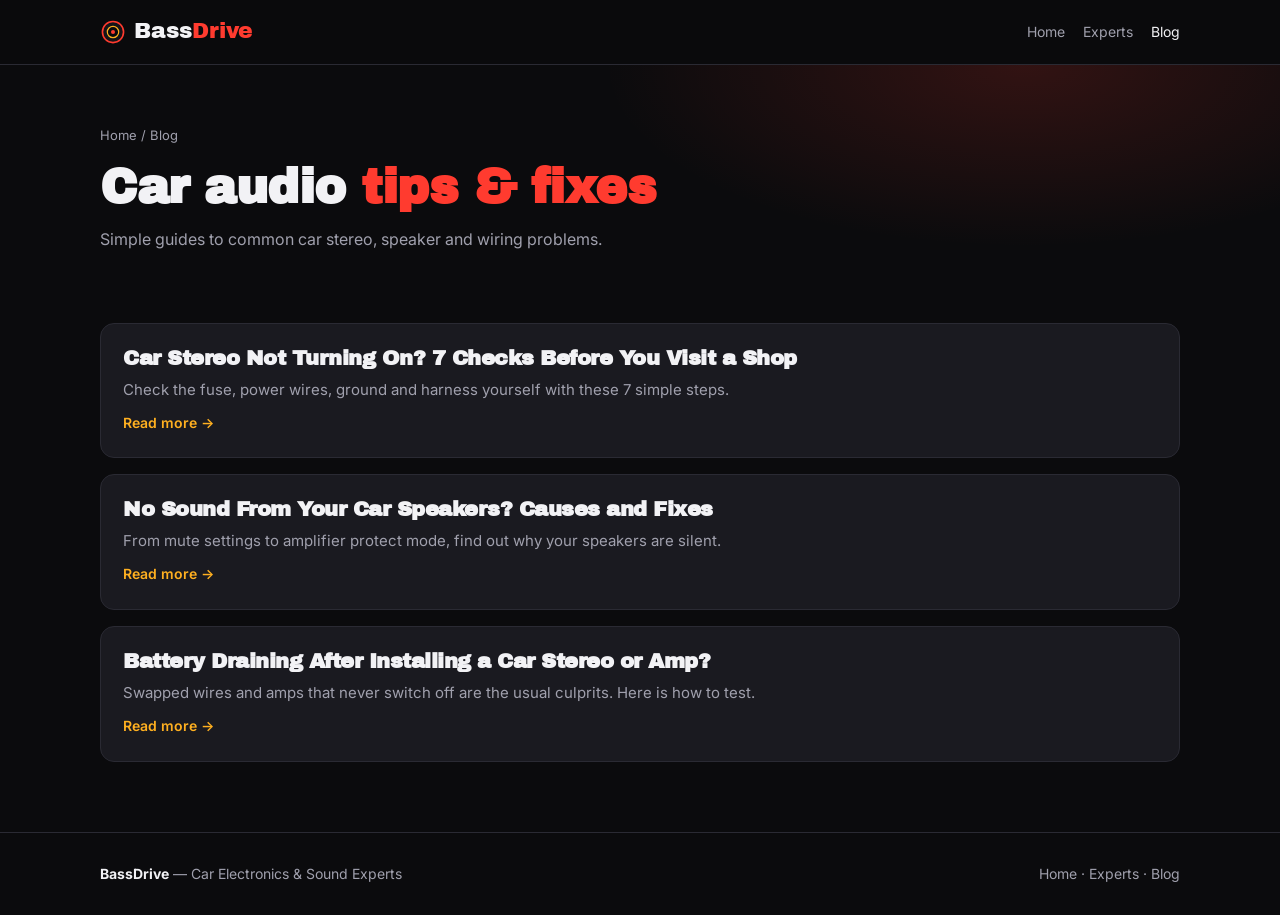
<file: blog/index.html>
<!doctype html>
<html lang="en">
<head>
<meta charset="utf-8">
<meta name="viewport" content="width=device-width, initial-scale=1">
<title>Car Audio Tips & Fixes — BassDrive Blog</title>
<meta name="description" content="Practical guides on car stereo, speaker, amplifier and wiring problems, from the BassDrive team.">
<link rel="canonical" href="https://bassdrive.vercel.app/blog/">
<link rel="icon" type="image/svg+xml" href="/favicon.svg">
<link rel="manifest" href="/manifest.json">
<meta name="theme-color" content="#0b0b0d">
<meta property="og:type" content="website">
<meta property="og:site_name" content="BassDrive">
<meta property="og:title" content="Car Audio Tips & Fixes — BassDrive Blog">
<meta property="og:description" content="Practical guides on car stereo, speaker, amplifier and wiring problems, from the BassDrive team.">
<meta property="og:url" content="https://bassdrive.vercel.app/blog/">
<meta property="og:image" content="https://bassdrive.vercel.app/og-image.png">
<meta name="twitter:card" content="summary_large_image">
<link rel="preconnect" href="https://fonts.googleapis.com">
<link href="https://fonts.googleapis.com/css2?family=Archivo+Black&family=Inter:wght@400;500;600;700&display=swap" rel="stylesheet">
<link rel="stylesheet" href="/shared.css">
</head>
<body>
<nav>
  <div class="wrap">
    <a href="/" class="logo"><svg viewBox="0 0 64 64" width="26" height="26" aria-hidden="true"><circle cx="32" cy="32" r="26" fill="#141418" stroke="#ff3b2f" stroke-width="4"/><circle cx="32" cy="32" r="14" fill="#0b0b0d" stroke="#ffb020" stroke-width="3"/><circle cx="32" cy="32" r="5" fill="#ff3b2f"/></svg>Bass<span>Drive</span></a>
    <div class="links"><a href="/">Home</a><a href="/experts.html">Experts</a><a href="/blog/" class="on">Blog</a></div>
  </div>
</nav>
<header class="ph">
  <div class="wrap">
    <div class="crumbs"><a href="/">Home</a> / Blog</div>
    <h1>Car audio <em>tips &amp; fixes</em></h1>
    <p>Simple guides to common car stereo, speaker and wiring problems.</p>
  </div>
</header>
<section>
  <div class="wrap">
    <div class="post-list">
    <a class="card post up" style="--d:0s" href="/blog/car-stereo-not-turning-on.html"><h2>Car Stereo Not Turning On? 7 Checks Before You Visit a Shop</h2><p>Check the fuse, power wires, ground and harness yourself with these 7 simple steps.</p><span class="more">Read more →</span></a>
    <a class="card post up" style="--d:0.08s" href="/blog/no-sound-from-car-speakers.html"><h2>No Sound From Your Car Speakers? Causes and Fixes</h2><p>From mute settings to amplifier protect mode, find out why your speakers are silent.</p><span class="more">Read more →</span></a>
    <a class="card post up" style="--d:0.16s" href="/blog/battery-drain-after-installing-stereo-or-amp.html"><h2>Battery Draining After Installing a Car Stereo or Amp?</h2><p>Swapped wires and amps that never switch off are the usual culprits. Here is how to test.</p><span class="more">Read more →</span></a>
    </div>
  </div>
</section>
<footer>
  <div class="wrap">
    <span><strong style="color:var(--text)">BassDrive</strong> — Car Electronics &amp; Sound Experts</span>
    <span><a href="/">Home</a> · <a href="/experts.html">Experts</a> · <a href="/blog/">Blog</a></span>
  </div>
</footer>
</body>
</html>
</file>
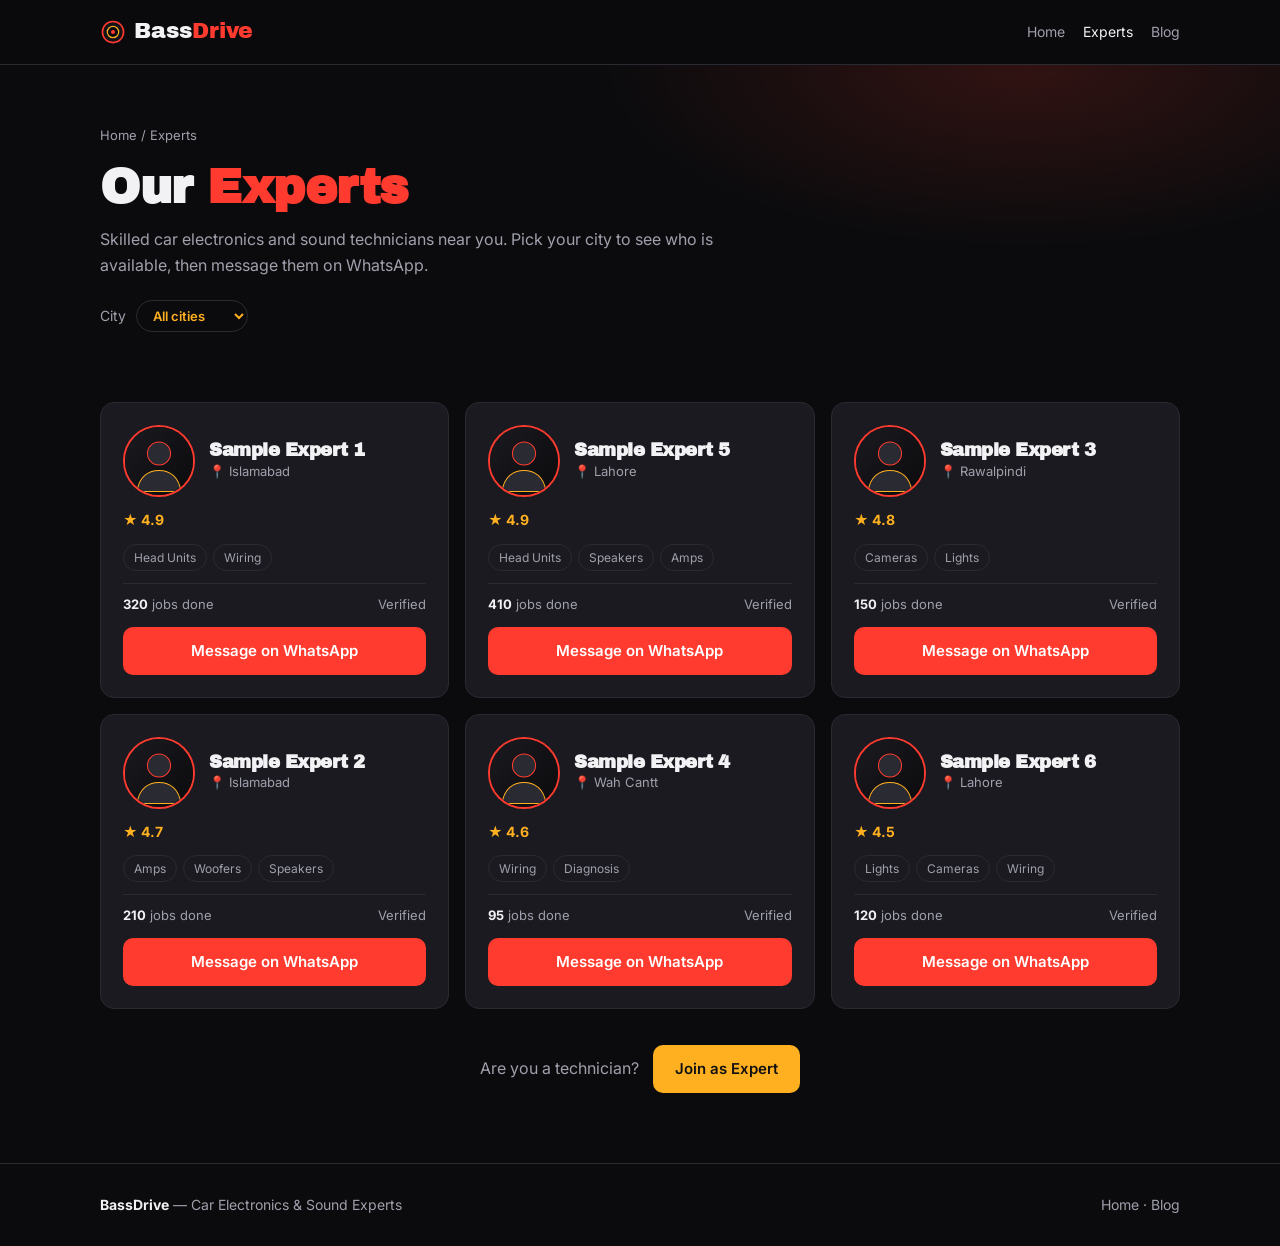
<file: experts.html>
<!doctype html>
<html lang="en">
<head>
<meta charset="utf-8">
<meta name="viewport" content="width=device-width, initial-scale=1">
<title>Car Audio Experts in Pakistan — BassDrive</title>
<meta name="description" content="Meet BassDrive's car electronics and sound system experts in Islamabad, Rawalpindi, Wah Cantt and Lahore. See ratings, skills and jobs done, and message them on WhatsApp.">
<link rel="canonical" href="https://bassdrive.vercel.app/experts.html">
<link rel="icon" type="image/svg+xml" href="/favicon.svg">
<link rel="manifest" href="/manifest.json">
<meta name="theme-color" content="#0b0b0d">
<meta property="og:type" content="website">
<meta property="og:site_name" content="BassDrive">
<meta property="og:title" content="Car Audio Experts in Pakistan — BassDrive">
<meta property="og:description" content="Verified car electronics and sound system experts near you. Message them on WhatsApp.">
<meta property="og:url" content="https://bassdrive.vercel.app/experts.html">
<meta property="og:image" content="https://bassdrive.vercel.app/og-image.png">
<meta name="twitter:card" content="summary_large_image">
<link rel="preconnect" href="https://fonts.googleapis.com">
<link href="https://fonts.googleapis.com/css2?family=Archivo+Black&family=Inter:wght@400;500;600;700&display=swap" rel="stylesheet">
<link rel="stylesheet" href="/shared.css">
</head>
<body>
<nav>
  <div class="wrap">
    <a href="/" class="logo"><svg viewBox="0 0 64 64" width="26" height="26" aria-hidden="true"><circle cx="32" cy="32" r="26" fill="#141418" stroke="#ff3b2f" stroke-width="4"/><circle cx="32" cy="32" r="14" fill="#0b0b0d" stroke="#ffb020" stroke-width="3"/><circle cx="32" cy="32" r="5" fill="#ff3b2f"/></svg>Bass<span>Drive</span></a>
    <div class="links"><a href="/">Home</a><a href="/experts.html" class="on">Experts</a><a href="/blog/">Blog</a></div>
  </div>
</nav>

<header class="ph">
  <div class="wrap">
    <div class="crumbs"><a href="/">Home</a> / Experts</div>
    <h1>Our <em>Experts</em></h1>
    <p>Skilled car electronics and sound technicians near you. Pick your city to see who is available, then message them on WhatsApp.</p>
    <label class="cityrow">City
      <select id="citySel" class="lang" aria-label="Select city">
        <option value="All">All cities</option><option>Islamabad</option><option>Rawalpindi</option><option>Wah Cantt</option><option>Lahore</option>
      </select>
    </label>
  </div>
</header>

<section>
  <div class="wrap">
    <div class="grid" id="eg"><p class="msg">Loading experts…</p></div>
    <div class="cta"><span>Are you a technician?</span><a class="btn btn-amber" href="/#book">Join as Expert</a></div>
  </div>
</section>

<footer>
  <div class="wrap">
    <span><strong style="color:var(--text)">BassDrive</strong> — Car Electronics &amp; Sound Experts</span>
    <span><a href="/">Home</a> · <a href="/blog/">Blog</a></span>
  </div>
</footer>

<script>
var CITY_KEY = "bd_city";
function getCity() { try { return localStorage.getItem(CITY_KEY) || "All"; } catch (e) { return "All"; } }
var sel = document.getElementById("citySel"), grid = document.getElementById("eg"), experts = [];
sel.value = getCity();
if (sel.value === "") sel.value = "All";
sel.addEventListener("change", function () {
  try { localStorage.setItem(CITY_KEY, sel.value); } catch (e) {}
  render();
});

function el(tag, cls, txt) { var e = document.createElement(tag); if (cls) e.className = cls; if (txt != null) e.textContent = txt; return e; }
function msg(t) { grid.innerHTML = ""; grid.appendChild(el("p", "msg", t)); }

function card(x, i) {
  var c = el("article", "card ex up"); c.style.setProperty("--d", (i % 3) * 0.08 + "s");
  var top = el("div", "ex-top"), img = el("img"); img.src = "/" + String(x.photo).replace(/^\//, ""); img.alt = x.name; img.width = 72; img.height = 72; img.loading = "lazy";
  img.onerror = function () { img.onerror = null; img.src = "/images/experts/placeholder.svg"; };
  var who = el("div"); who.append(el("h3", "", x.name), el("div", "city", "📍 " + x.city));
  top.append(img, who);
  var rate = el("div", "rate", "★ " + Number(x.rating).toFixed(1));
  var chips = el("div", "chips"); (x.skills || []).forEach(function (s) { chips.append(el("span", "", s)); });
  var st = el("div", "stats2"), jobs = el("span"); jobs.append(el("b", "", Number(x.jobs).toLocaleString("en-PK")), " jobs done");
  st.append(jobs, el("span", "", "Verified"));
  var a = el("a", "btn btn-red", "Message on WhatsApp"); a.target = "_blank"; a.rel = "noopener";
  a.href = "https://wa.me/" + x.whatsapp + "?text=" + encodeURIComponent("Hi " + x.name + ", I found your profile on BassDrive. I need help with my car audio." + (getCity() === "All" ? "" : "\nCity: " + getCity()));
  c.append(top, rate, chips, st, a);
  return c;
}

function render() {
  var c = getCity(), list = experts.filter(function (x) { return c === "All" || x.city === c; })
    .sort(function (a, b) { return b.rating - a.rating; });
  if (!list.length) return msg("No experts in " + c + " yet. Try another city, or message us on WhatsApp.");
  grid.innerHTML = "";
  list.forEach(function (x, i) { grid.appendChild(card(x, i)); });
}

fetch("/experts.json").then(function (r) { return r.json(); }).then(function (d) { experts = d; render(); })
  .catch(function () { msg("Experts are unavailable right now. Message us on WhatsApp."); });
</script>
</body>
</html>
</file>
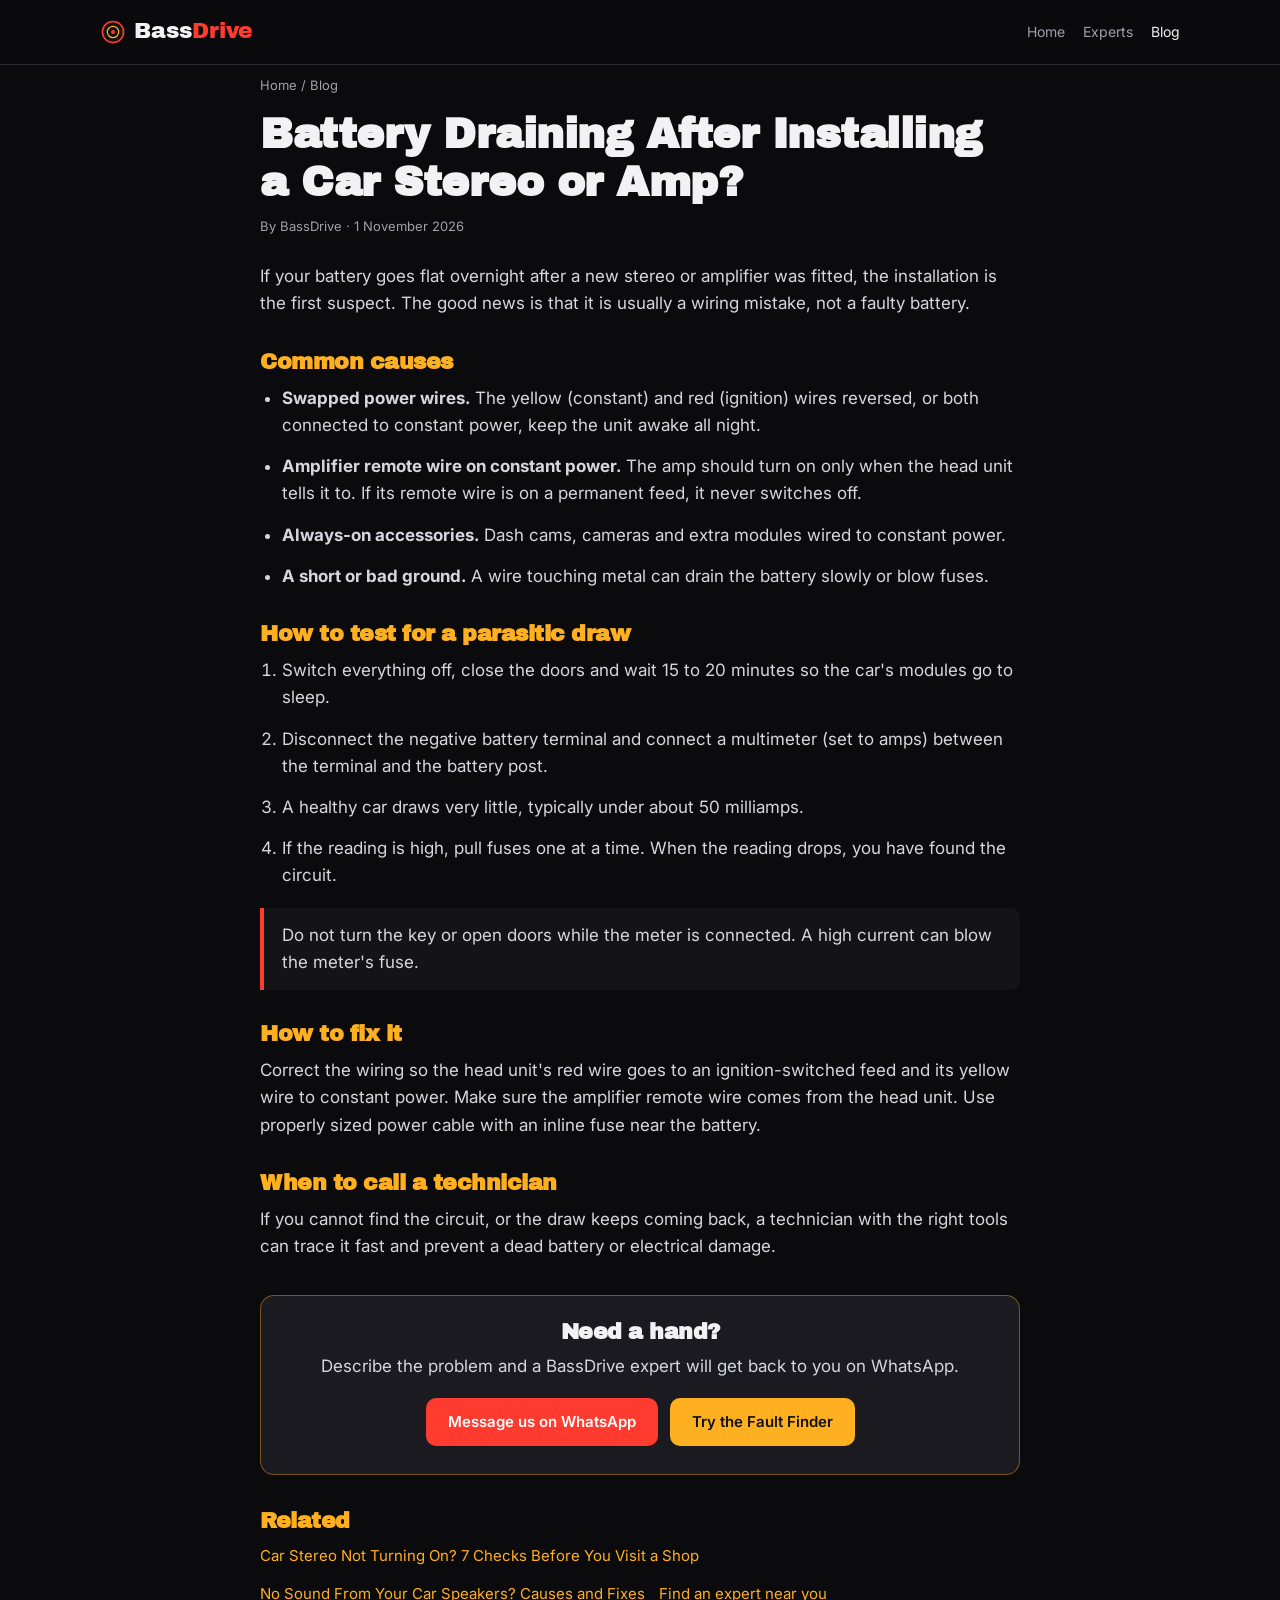
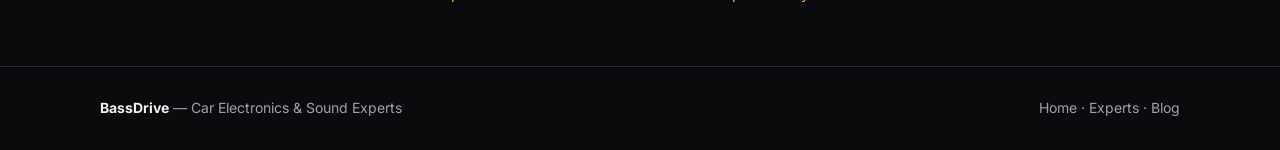
<file: blog/battery-drain-after-installing-stereo-or-amp.html>
<!doctype html>
<html lang="en">
<head>
<meta charset="utf-8">
<meta name="viewport" content="width=device-width, initial-scale=1">
<title>Battery Draining After Installing a Car Stereo or Amp? — BassDrive</title>
<meta name="description" content="Car battery dead after a stereo or amplifier install? Learn the common wiring mistakes behind battery drain and how to test for a parasitic draw.">
<link rel="canonical" href="https://bassdrive.vercel.app/blog/battery-drain-after-installing-stereo-or-amp.html">
<link rel="icon" type="image/svg+xml" href="/favicon.svg">
<link rel="manifest" href="/manifest.json">
<meta name="theme-color" content="#0b0b0d">
<meta property="og:type" content="article">
<meta property="og:site_name" content="BassDrive">
<meta property="og:title" content="Battery Draining After Installing a Car Stereo or Amp? — BassDrive">
<meta property="og:description" content="Car battery dead after a stereo or amplifier install? Learn the common wiring mistakes behind battery drain and how to test for a parasitic draw.">
<meta property="og:url" content="https://bassdrive.vercel.app/blog/battery-drain-after-installing-stereo-or-amp.html">
<meta property="og:image" content="https://bassdrive.vercel.app/og-image.png">
<meta name="twitter:card" content="summary_large_image">
<link rel="preconnect" href="https://fonts.googleapis.com">
<link href="https://fonts.googleapis.com/css2?family=Archivo+Black&family=Inter:wght@400;500;600;700&display=swap" rel="stylesheet">
<link rel="stylesheet" href="/shared.css">
<script type="application/ld+json">{"@context":"https://schema.org","@type":"Article","headline":"Battery Draining After Installing a Car Stereo or Amp?","description":"Car battery dead after a stereo or amplifier install? Learn the common wiring mistakes behind battery drain and how to test for a parasitic draw.","datePublished":"2026-11-01","dateModified":"2026-11-01","image":"https://bassdrive.vercel.app/og-image.png","mainEntityOfPage":"https://bassdrive.vercel.app/blog/battery-drain-after-installing-stereo-or-amp.html","author":{"@type":"Organization","name":"BassDrive"},"publisher":{"@type":"Organization","name":"BassDrive","logo":{"@type":"ImageObject","url":"https://bassdrive.vercel.app/icons/icon-512.png"}}}</script>
</head>
<body>
<nav>
  <div class="wrap">
    <a href="/" class="logo"><svg viewBox="0 0 64 64" width="26" height="26" aria-hidden="true"><circle cx="32" cy="32" r="26" fill="#141418" stroke="#ff3b2f" stroke-width="4"/><circle cx="32" cy="32" r="14" fill="#0b0b0d" stroke="#ffb020" stroke-width="3"/><circle cx="32" cy="32" r="5" fill="#ff3b2f"/></svg>Bass<span>Drive</span></a>
    <div class="links"><a href="/">Home</a><a href="/experts.html">Experts</a><a href="/blog/" class="on">Blog</a></div>
  </div>
</nav>
<main class="wrap narrow prose">
  <div class="crumbs"><a href="/">Home</a> / <a href="/blog/">Blog</a></div>
  <article>
    <h1>Battery Draining After Installing a Car Stereo or Amp?</h1>
    <div class="meta">By BassDrive · 1 November 2026</div>
    <p>If your battery goes flat overnight after a new stereo or amplifier was fitted, the installation is the first suspect. The good news is that it is usually a wiring mistake, not a faulty battery.</p>
<h2>Common causes</h2>
<ul><li><strong>Swapped power wires.</strong> The yellow (constant) and red (ignition) wires reversed, or both connected to constant power, keep the unit awake all night.</li>
<li><strong>Amplifier remote wire on constant power.</strong> The amp should turn on only when the head unit tells it to. If its remote wire is on a permanent feed, it never switches off.</li>
<li><strong>Always-on accessories.</strong> Dash cams, cameras and extra modules wired to constant power.</li>
<li><strong>A short or bad ground.</strong> A wire touching metal can drain the battery slowly or blow fuses.</li></ul>
<h2>How to test for a parasitic draw</h2>
<ol><li>Switch everything off, close the doors and wait 15 to 20 minutes so the car's modules go to sleep.</li>
<li>Disconnect the negative battery terminal and connect a multimeter (set to amps) between the terminal and the battery post.</li>
<li>A healthy car draws very little, typically under about 50 milliamps.</li>
<li>If the reading is high, pull fuses one at a time. When the reading drops, you have found the circuit.</li></ol>
<div class="note"><p>Do not turn the key or open doors while the meter is connected. A high current can blow the meter's fuse.</p></div>
<h2>How to fix it</h2><p>Correct the wiring so the head unit's red wire goes to an ignition-switched feed and its yellow wire to constant power. Make sure the amplifier remote wire comes from the head unit. Use properly sized power cable with an inline fuse near the battery.</p>
<h2>When to call a technician</h2><p>If you cannot find the circuit, or the draw keeps coming back, a technician with the right tools can trace it fast and prevent a dead battery or electrical damage.</p>
    <div class="box">
      <h2>Need a hand?</h2>
      <p>Describe the problem and a BassDrive expert will get back to you on WhatsApp.</p>
      <a class="btn btn-red" target="_blank" rel="noopener" href="https://wa.me/923225150501?text=Hi%20BassDrive%2C%20my%20car%20battery%20drains%20after%20a%20stereo%2Famp%20install.%20Can%20an%20expert%20help%3F">Message us on WhatsApp</a>
      <a class="btn btn-amber" href="/#tools">Try the Fault Finder</a>
    </div>
    <h2>Related</h2>
    <div class="rel"><a href="/blog/car-stereo-not-turning-on.html">Car Stereo Not Turning On? 7 Checks Before You Visit a Shop</a><a href="/blog/no-sound-from-car-speakers.html">No Sound From Your Car Speakers? Causes and Fixes</a><a href="/experts.html">Find an expert near you</a></div>
  </article>
</main>
<footer>
  <div class="wrap">
    <span><strong style="color:var(--text)">BassDrive</strong> — Car Electronics &amp; Sound Experts</span>
    <span><a href="/">Home</a> · <a href="/experts.html">Experts</a> · <a href="/blog/">Blog</a></span>
  </div>
</footer>
</body>
</html>
</file>
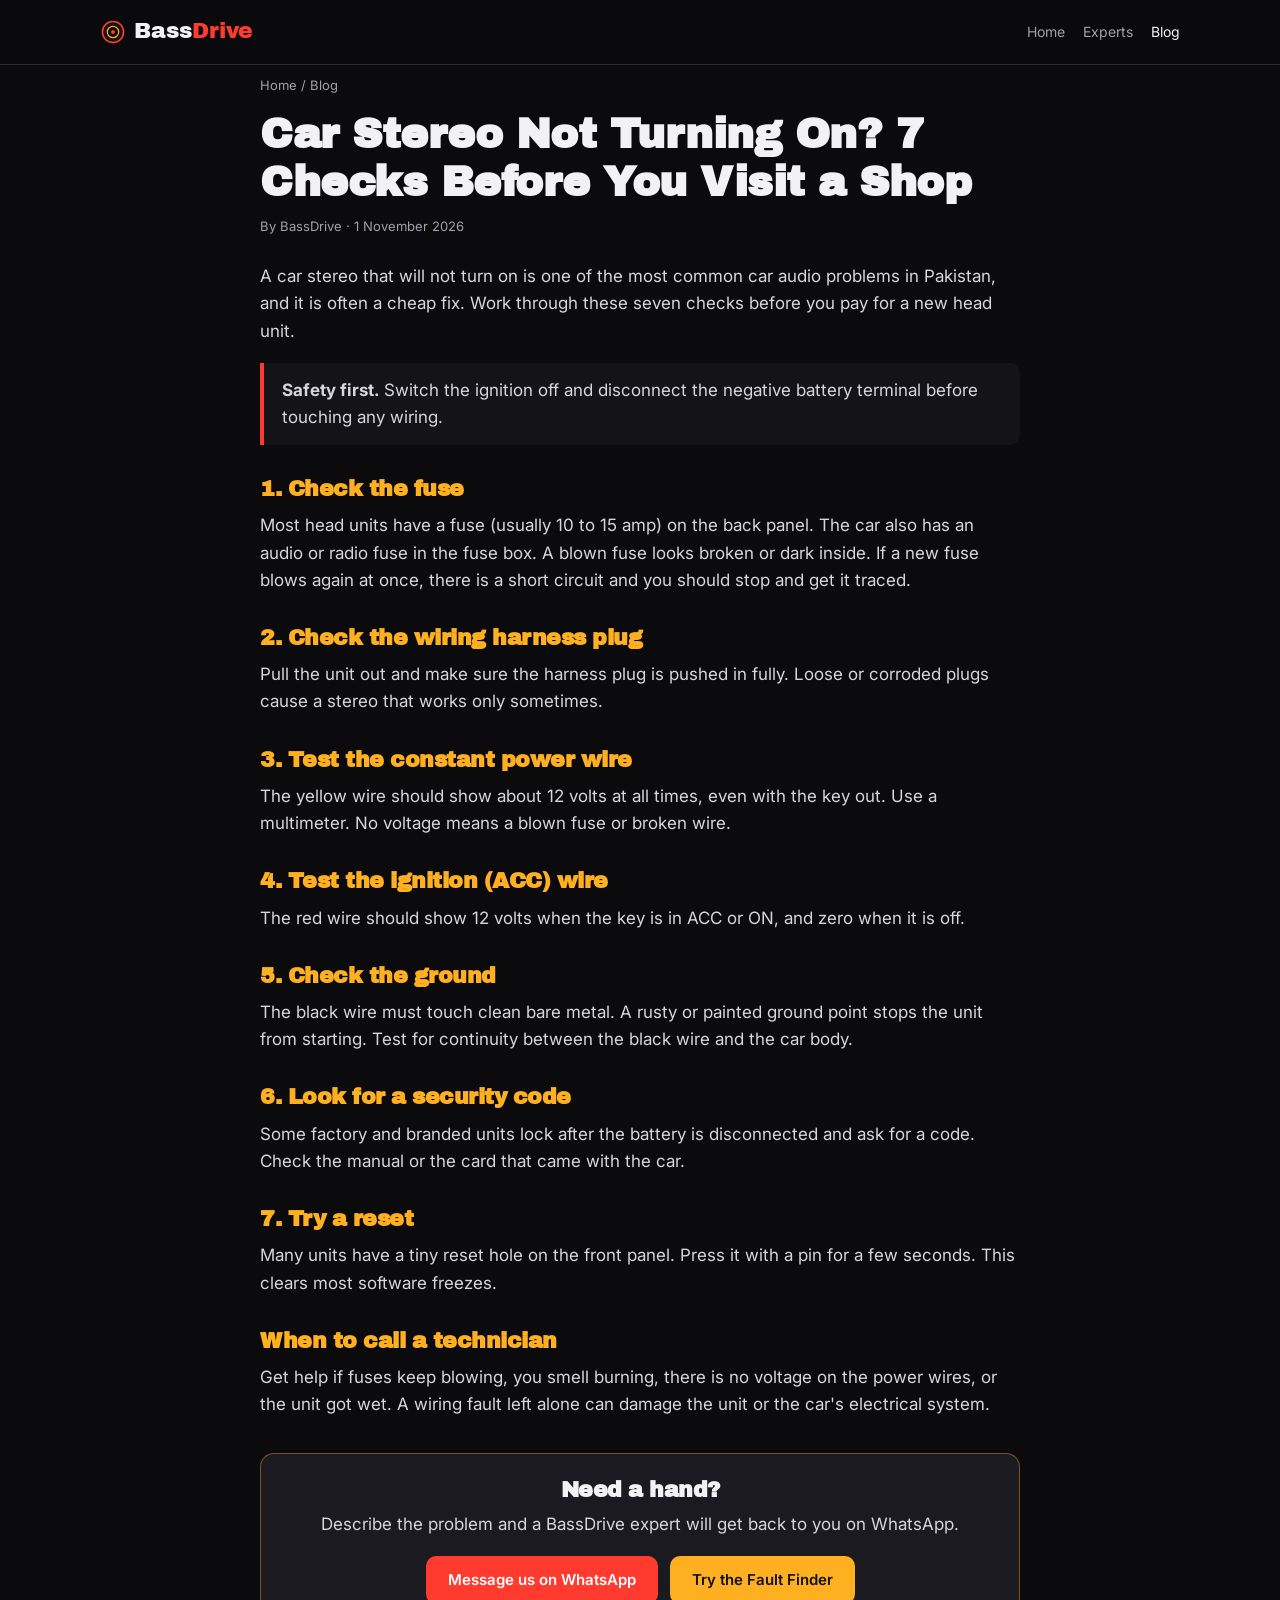
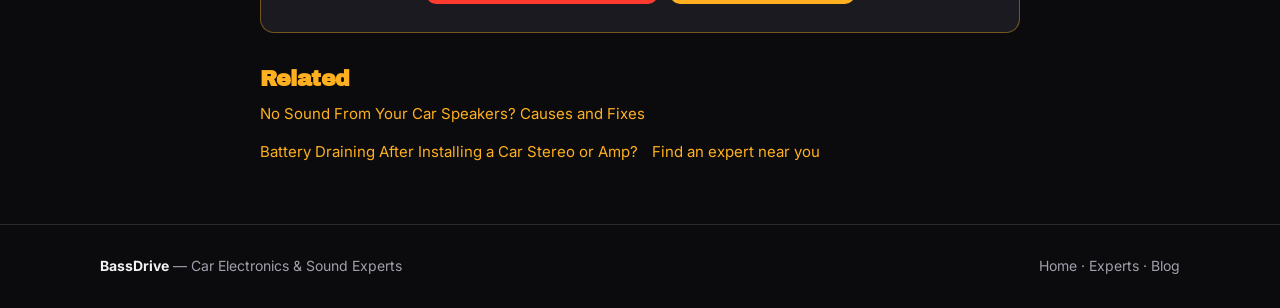
<file: blog/car-stereo-not-turning-on.html>
<!doctype html>
<html lang="en">
<head>
<meta charset="utf-8">
<meta name="viewport" content="width=device-width, initial-scale=1">
<title>Car Stereo Not Turning On? 7 Checks Before You Visit a Shop — BassDrive</title>
<meta name="description" content="Head unit dead? Check the fuse, power wires, ground and harness with these 7 simple steps, and know when to call a car audio technician.">
<link rel="canonical" href="https://bassdrive.vercel.app/blog/car-stereo-not-turning-on.html">
<link rel="icon" type="image/svg+xml" href="/favicon.svg">
<link rel="manifest" href="/manifest.json">
<meta name="theme-color" content="#0b0b0d">
<meta property="og:type" content="article">
<meta property="og:site_name" content="BassDrive">
<meta property="og:title" content="Car Stereo Not Turning On? 7 Checks Before You Visit a Shop — BassDrive">
<meta property="og:description" content="Head unit dead? Check the fuse, power wires, ground and harness with these 7 simple steps, and know when to call a car audio technician.">
<meta property="og:url" content="https://bassdrive.vercel.app/blog/car-stereo-not-turning-on.html">
<meta property="og:image" content="https://bassdrive.vercel.app/og-image.png">
<meta name="twitter:card" content="summary_large_image">
<link rel="preconnect" href="https://fonts.googleapis.com">
<link href="https://fonts.googleapis.com/css2?family=Archivo+Black&family=Inter:wght@400;500;600;700&display=swap" rel="stylesheet">
<link rel="stylesheet" href="/shared.css">
<script type="application/ld+json">{"@context":"https://schema.org","@type":"Article","headline":"Car Stereo Not Turning On? 7 Checks Before You Visit a Shop","description":"Head unit dead? Check the fuse, power wires, ground and harness with these 7 simple steps, and know when to call a car audio technician.","datePublished":"2026-11-01","dateModified":"2026-11-01","image":"https://bassdrive.vercel.app/og-image.png","mainEntityOfPage":"https://bassdrive.vercel.app/blog/car-stereo-not-turning-on.html","author":{"@type":"Organization","name":"BassDrive"},"publisher":{"@type":"Organization","name":"BassDrive","logo":{"@type":"ImageObject","url":"https://bassdrive.vercel.app/icons/icon-512.png"}}}</script>
</head>
<body>
<nav>
  <div class="wrap">
    <a href="/" class="logo"><svg viewBox="0 0 64 64" width="26" height="26" aria-hidden="true"><circle cx="32" cy="32" r="26" fill="#141418" stroke="#ff3b2f" stroke-width="4"/><circle cx="32" cy="32" r="14" fill="#0b0b0d" stroke="#ffb020" stroke-width="3"/><circle cx="32" cy="32" r="5" fill="#ff3b2f"/></svg>Bass<span>Drive</span></a>
    <div class="links"><a href="/">Home</a><a href="/experts.html">Experts</a><a href="/blog/" class="on">Blog</a></div>
  </div>
</nav>
<main class="wrap narrow prose">
  <div class="crumbs"><a href="/">Home</a> / <a href="/blog/">Blog</a></div>
  <article>
    <h1>Car Stereo Not Turning On? 7 Checks Before You Visit a Shop</h1>
    <div class="meta">By BassDrive · 1 November 2026</div>
    <p>A car stereo that will not turn on is one of the most common car audio problems in Pakistan, and it is often a cheap fix. Work through these seven checks before you pay for a new head unit.</p>
<div class="note"><p><strong>Safety first.</strong> Switch the ignition off and disconnect the negative battery terminal before touching any wiring.</p></div>
<h2>1. Check the fuse</h2><p>Most head units have a fuse (usually 10 to 15 amp) on the back panel. The car also has an audio or radio fuse in the fuse box. A blown fuse looks broken or dark inside. If a new fuse blows again at once, there is a short circuit and you should stop and get it traced.</p>
<h2>2. Check the wiring harness plug</h2><p>Pull the unit out and make sure the harness plug is pushed in fully. Loose or corroded plugs cause a stereo that works only sometimes.</p>
<h2>3. Test the constant power wire</h2><p>The yellow wire should show about 12 volts at all times, even with the key out. Use a multimeter. No voltage means a blown fuse or broken wire.</p>
<h2>4. Test the ignition (ACC) wire</h2><p>The red wire should show 12 volts when the key is in ACC or ON, and zero when it is off.</p>
<h2>5. Check the ground</h2><p>The black wire must touch clean bare metal. A rusty or painted ground point stops the unit from starting. Test for continuity between the black wire and the car body.</p>
<h2>6. Look for a security code</h2><p>Some factory and branded units lock after the battery is disconnected and ask for a code. Check the manual or the card that came with the car.</p>
<h2>7. Try a reset</h2><p>Many units have a tiny reset hole on the front panel. Press it with a pin for a few seconds. This clears most software freezes.</p>
<h2>When to call a technician</h2><p>Get help if fuses keep blowing, you smell burning, there is no voltage on the power wires, or the unit got wet. A wiring fault left alone can damage the unit or the car's electrical system.</p>
    <div class="box">
      <h2>Need a hand?</h2>
      <p>Describe the problem and a BassDrive expert will get back to you on WhatsApp.</p>
      <a class="btn btn-red" target="_blank" rel="noopener" href="https://wa.me/923225150501?text=Hi%20BassDrive%2C%20my%20car%20stereo%20won't%20turn%20on.%20Can%20an%20expert%20help%3F">Message us on WhatsApp</a>
      <a class="btn btn-amber" href="/#tools">Try the Fault Finder</a>
    </div>
    <h2>Related</h2>
    <div class="rel"><a href="/blog/no-sound-from-car-speakers.html">No Sound From Your Car Speakers? Causes and Fixes</a><a href="/blog/battery-drain-after-installing-stereo-or-amp.html">Battery Draining After Installing a Car Stereo or Amp?</a><a href="/experts.html">Find an expert near you</a></div>
  </article>
</main>
<footer>
  <div class="wrap">
    <span><strong style="color:var(--text)">BassDrive</strong> — Car Electronics &amp; Sound Experts</span>
    <span><a href="/">Home</a> · <a href="/experts.html">Experts</a> · <a href="/blog/">Blog</a></span>
  </div>
</footer>
</body>
</html>
</file>
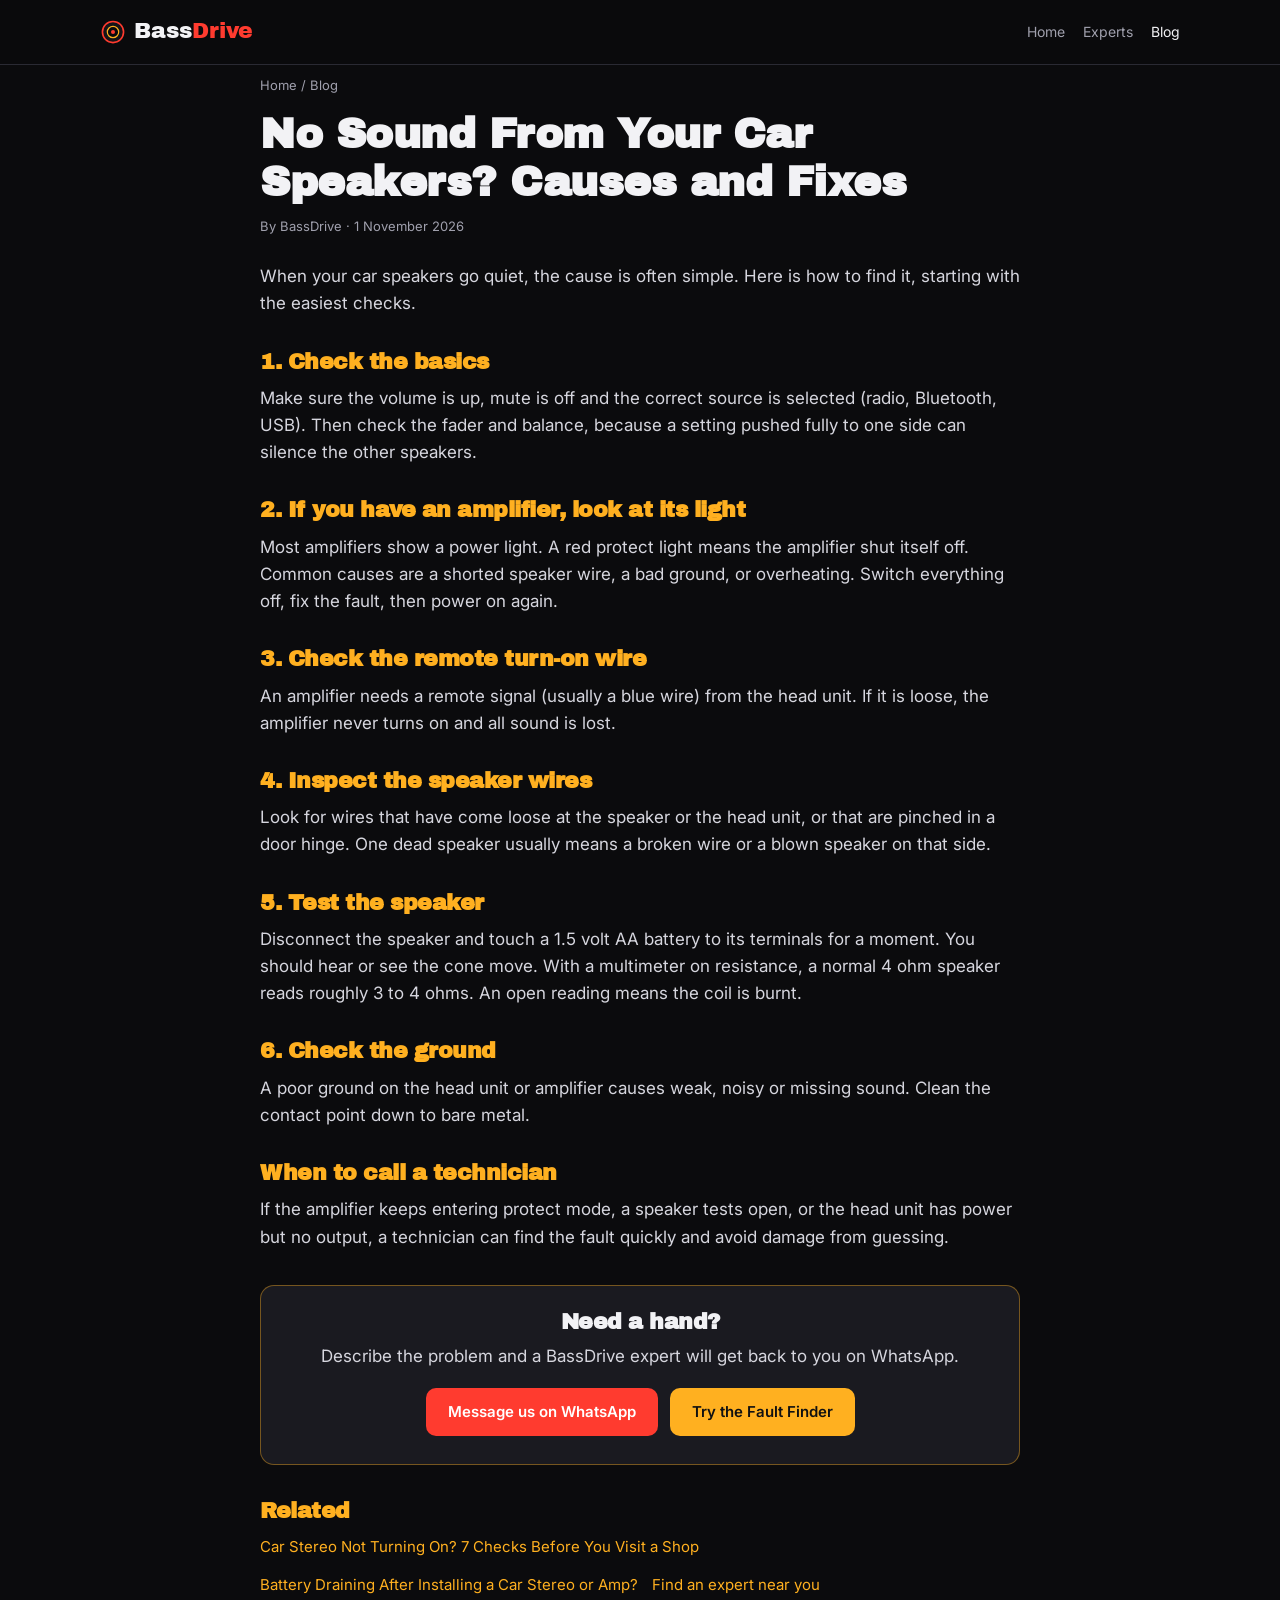
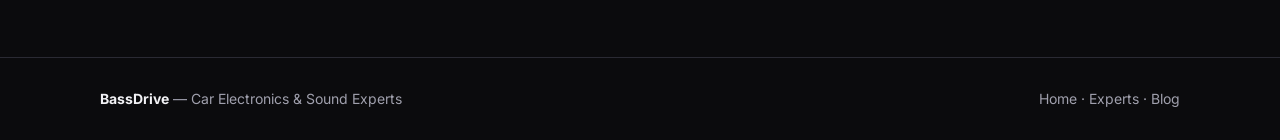
<file: blog/no-sound-from-car-speakers.html>
<!doctype html>
<html lang="en">
<head>
<meta charset="utf-8">
<meta name="viewport" content="width=device-width, initial-scale=1">
<title>No Sound From Your Car Speakers? Causes and Fixes — BassDrive</title>
<meta name="description" content="Car speakers silent or one side dead? Learn the common causes, from settings and speaker wires to amplifier protect mode, and how to test each one.">
<link rel="canonical" href="https://bassdrive.vercel.app/blog/no-sound-from-car-speakers.html">
<link rel="icon" type="image/svg+xml" href="/favicon.svg">
<link rel="manifest" href="/manifest.json">
<meta name="theme-color" content="#0b0b0d">
<meta property="og:type" content="article">
<meta property="og:site_name" content="BassDrive">
<meta property="og:title" content="No Sound From Your Car Speakers? Causes and Fixes — BassDrive">
<meta property="og:description" content="Car speakers silent or one side dead? Learn the common causes, from settings and speaker wires to amplifier protect mode, and how to test each one.">
<meta property="og:url" content="https://bassdrive.vercel.app/blog/no-sound-from-car-speakers.html">
<meta property="og:image" content="https://bassdrive.vercel.app/og-image.png">
<meta name="twitter:card" content="summary_large_image">
<link rel="preconnect" href="https://fonts.googleapis.com">
<link href="https://fonts.googleapis.com/css2?family=Archivo+Black&family=Inter:wght@400;500;600;700&display=swap" rel="stylesheet">
<link rel="stylesheet" href="/shared.css">
<script type="application/ld+json">{"@context":"https://schema.org","@type":"Article","headline":"No Sound From Your Car Speakers? Causes and Fixes","description":"Car speakers silent or one side dead? Learn the common causes, from settings and speaker wires to amplifier protect mode, and how to test each one.","datePublished":"2026-11-01","dateModified":"2026-11-01","image":"https://bassdrive.vercel.app/og-image.png","mainEntityOfPage":"https://bassdrive.vercel.app/blog/no-sound-from-car-speakers.html","author":{"@type":"Organization","name":"BassDrive"},"publisher":{"@type":"Organization","name":"BassDrive","logo":{"@type":"ImageObject","url":"https://bassdrive.vercel.app/icons/icon-512.png"}}}</script>
</head>
<body>
<nav>
  <div class="wrap">
    <a href="/" class="logo"><svg viewBox="0 0 64 64" width="26" height="26" aria-hidden="true"><circle cx="32" cy="32" r="26" fill="#141418" stroke="#ff3b2f" stroke-width="4"/><circle cx="32" cy="32" r="14" fill="#0b0b0d" stroke="#ffb020" stroke-width="3"/><circle cx="32" cy="32" r="5" fill="#ff3b2f"/></svg>Bass<span>Drive</span></a>
    <div class="links"><a href="/">Home</a><a href="/experts.html">Experts</a><a href="/blog/" class="on">Blog</a></div>
  </div>
</nav>
<main class="wrap narrow prose">
  <div class="crumbs"><a href="/">Home</a> / <a href="/blog/">Blog</a></div>
  <article>
    <h1>No Sound From Your Car Speakers? Causes and Fixes</h1>
    <div class="meta">By BassDrive · 1 November 2026</div>
    <p>When your car speakers go quiet, the cause is often simple. Here is how to find it, starting with the easiest checks.</p>
<h2>1. Check the basics</h2><p>Make sure the volume is up, mute is off and the correct source is selected (radio, Bluetooth, USB). Then check the fader and balance, because a setting pushed fully to one side can silence the other speakers.</p>
<h2>2. If you have an amplifier, look at its light</h2><p>Most amplifiers show a power light. A red protect light means the amplifier shut itself off. Common causes are a shorted speaker wire, a bad ground, or overheating. Switch everything off, fix the fault, then power on again.</p>
<h2>3. Check the remote turn-on wire</h2><p>An amplifier needs a remote signal (usually a blue wire) from the head unit. If it is loose, the amplifier never turns on and all sound is lost.</p>
<h2>4. Inspect the speaker wires</h2><p>Look for wires that have come loose at the speaker or the head unit, or that are pinched in a door hinge. One dead speaker usually means a broken wire or a blown speaker on that side.</p>
<h2>5. Test the speaker</h2><p>Disconnect the speaker and touch a 1.5 volt AA battery to its terminals for a moment. You should hear or see the cone move. With a multimeter on resistance, a normal 4 ohm speaker reads roughly 3 to 4 ohms. An open reading means the coil is burnt.</p>
<h2>6. Check the ground</h2><p>A poor ground on the head unit or amplifier causes weak, noisy or missing sound. Clean the contact point down to bare metal.</p>
<h2>When to call a technician</h2><p>If the amplifier keeps entering protect mode, a speaker tests open, or the head unit has power but no output, a technician can find the fault quickly and avoid damage from guessing.</p>
    <div class="box">
      <h2>Need a hand?</h2>
      <p>Describe the problem and a BassDrive expert will get back to you on WhatsApp.</p>
      <a class="btn btn-red" target="_blank" rel="noopener" href="https://wa.me/923225150501?text=Hi%20BassDrive%2C%20I%20get%20no%20sound%20from%20my%20car%20speakers.%20Can%20an%20expert%20help%3F">Message us on WhatsApp</a>
      <a class="btn btn-amber" href="/#tools">Try the Fault Finder</a>
    </div>
    <h2>Related</h2>
    <div class="rel"><a href="/blog/car-stereo-not-turning-on.html">Car Stereo Not Turning On? 7 Checks Before You Visit a Shop</a><a href="/blog/battery-drain-after-installing-stereo-or-amp.html">Battery Draining After Installing a Car Stereo or Amp?</a><a href="/experts.html">Find an expert near you</a></div>
  </article>
</main>
<footer>
  <div class="wrap">
    <span><strong style="color:var(--text)">BassDrive</strong> — Car Electronics &amp; Sound Experts</span>
    <span><a href="/">Home</a> · <a href="/experts.html">Experts</a> · <a href="/blog/">Blog</a></span>
  </div>
</footer>
</body>
</html>
</file>
<file: shared.css>
/* Shared styles for experts.html and /blog (same design tokens as index.html) */
:root{--bg:#0b0b0d;--bg2:#141418;--card:#1a1a20;--line:#2a2a33;--text:#f2f2f5;--muted:#a0a0ad;--accent:#ff3b2f;--accent2:#ffb020;--ok:#22c55e}
*{box-sizing:border-box;margin:0;padding:0}
html{scroll-behavior:smooth}
body{background:var(--bg);color:var(--text);font-family:Inter,system-ui,sans-serif;line-height:1.6}
a{color:inherit;text-decoration:none}
.wrap{max-width:1120px;margin:0 auto;padding:0 20px}
.narrow{max-width:760px}
h1,h2,h3{font-family:"Archivo Black",sans-serif;line-height:1.15;letter-spacing:-.5px}

nav{position:sticky;top:0;z-index:10;background:rgba(11,11,13,.85);backdrop-filter:blur(10px);border-bottom:1px solid var(--line)}
nav .wrap{display:flex;align-items:center;justify-content:space-between;height:64px}
.logo{font-family:"Archivo Black";font-size:22px;display:inline-flex;align-items:center}
.logo svg{margin-right:8px}
.logo span{color:var(--accent)}
.links{display:flex;gap:18px;font-size:14px;color:var(--muted)}
.links a:hover,.links a.on{color:var(--text)}
.btn{display:inline-block;padding:12px 22px;border-radius:10px;font-weight:600;font-size:15px;border:0;cursor:pointer;transition:.2s;text-align:center}
.btn-red{background:var(--accent);color:#fff}
.btn-red:hover{background:#e22c21}
.btn-amber{background:var(--accent2);color:#111}
.btn-amber:hover{background:#ffc04d}
.lang{font:inherit;font-size:13px;font-weight:600;color:var(--accent2);background:var(--bg);border:1px solid var(--line);border-radius:99px;padding:6px 12px;cursor:pointer}
.lang option{background:var(--card);color:var(--text)}

.ph{padding:60px 0 30px;position:relative;overflow:hidden}
.ph::before{content:"";position:absolute;inset:0;background:radial-gradient(600px 260px at 80% 0,rgba(255,59,47,.16),transparent 70%)}
.ph .wrap{position:relative}
.ph h1{font-size:clamp(30px,5vw,48px)}
.ph h1 em{font-style:normal;color:var(--accent)}
.ph p{color:var(--muted);max-width:620px;margin-top:12px}
.crumbs{font-size:13px;color:var(--muted);margin-bottom:14px}
.crumbs a:hover{color:var(--accent2)}
.cityrow{display:inline-flex;align-items:center;gap:10px;margin-top:22px;font-size:14px;color:var(--muted)}

section{padding:40px 0 70px}
.grid{display:grid;grid-template-columns:repeat(auto-fit,minmax(260px,1fr));gap:16px}
.card{background:var(--card);border:1px solid var(--line);border-radius:14px;padding:22px;transition:.2s}
.card:hover{border-color:var(--accent);transform:translateY(-3px);box-shadow:0 12px 32px rgba(255,59,47,.14)}
.up{animation:up .6s ease both;animation-delay:var(--d,0s)}
@keyframes up{from{opacity:0;transform:translateY(22px)}to{opacity:1;transform:none}}

/* Expert cards */
.ex{display:flex;flex-direction:column;gap:12px}
.ex-top{display:flex;gap:14px;align-items:center}
.ex-top img{width:72px;height:72px;border-radius:50%;object-fit:cover;border:2px solid var(--accent);background:var(--bg)}
.ex h3{font-size:18px}
.ex .city{font-size:13px;color:var(--muted)}
.rate{color:var(--accent2);font-weight:700;font-size:14px}
.chips{display:flex;flex-wrap:wrap;gap:6px}
.chips span{font-size:12px;padding:3px 10px;border:1px solid var(--line);border-radius:99px;color:var(--muted)}
.stats2{display:flex;justify-content:space-between;font-size:13px;color:var(--muted);border-top:1px solid var(--line);padding-top:10px}
.stats2 b{color:var(--text)}
.ex .btn{width:100%}
.msg{color:var(--muted);grid-column:1/-1;text-align:center;padding:30px 0}
.cta{margin-top:36px;display:flex;gap:14px;align-items:center;justify-content:center;flex-wrap:wrap;color:var(--muted)}

/* Blog */
.post-list{display:grid;gap:16px}
.post h2{font-size:21px;margin-bottom:8px}
.post p{color:var(--muted);font-size:15px}
.post .more{color:var(--accent2);font-weight:600;font-size:14px;display:inline-block;margin-top:10px}
.prose{padding:10px 0 60px}
.prose h1{font-size:clamp(28px,5vw,42px);margin:6px 0 10px}
.prose .meta{color:var(--muted);font-size:13px;margin-bottom:26px}
.prose h2{font-size:22px;margin:32px 0 10px;color:var(--accent2)}
.prose p,.prose li{color:#d6d6de;font-size:17px;margin-bottom:14px}
.prose ul,.prose ol{padding-left:22px;margin-bottom:14px}
.prose .note{border-left:4px solid var(--accent);background:var(--bg2);padding:14px 18px;border-radius:0 10px 10px 0;margin:18px 0}
.prose .note p{margin:0}
.box{background:var(--card);border:1px solid rgba(255,176,32,.4);border-radius:14px;padding:24px;margin:34px 0;text-align:center}
.box h2{margin:0 0 8px;color:var(--text)}
.box p{margin-bottom:14px}
.box .btn{margin:4px}
.rel{display:flex;flex-wrap:wrap;gap:14px;font-size:15px}
.rel a{color:var(--accent2)}

footer{border-top:1px solid var(--line);padding:30px 0;color:var(--muted);font-size:14px}
footer .wrap{display:flex;justify-content:space-between;flex-wrap:wrap;gap:12px}
footer a:hover{color:var(--accent2)}
@media(max-width:520px){.logo{font-size:19px}.links{gap:12px;font-size:13px}}
html.nofx .up{animation:none}html.nofx .card:hover{transform:none}
</file>
